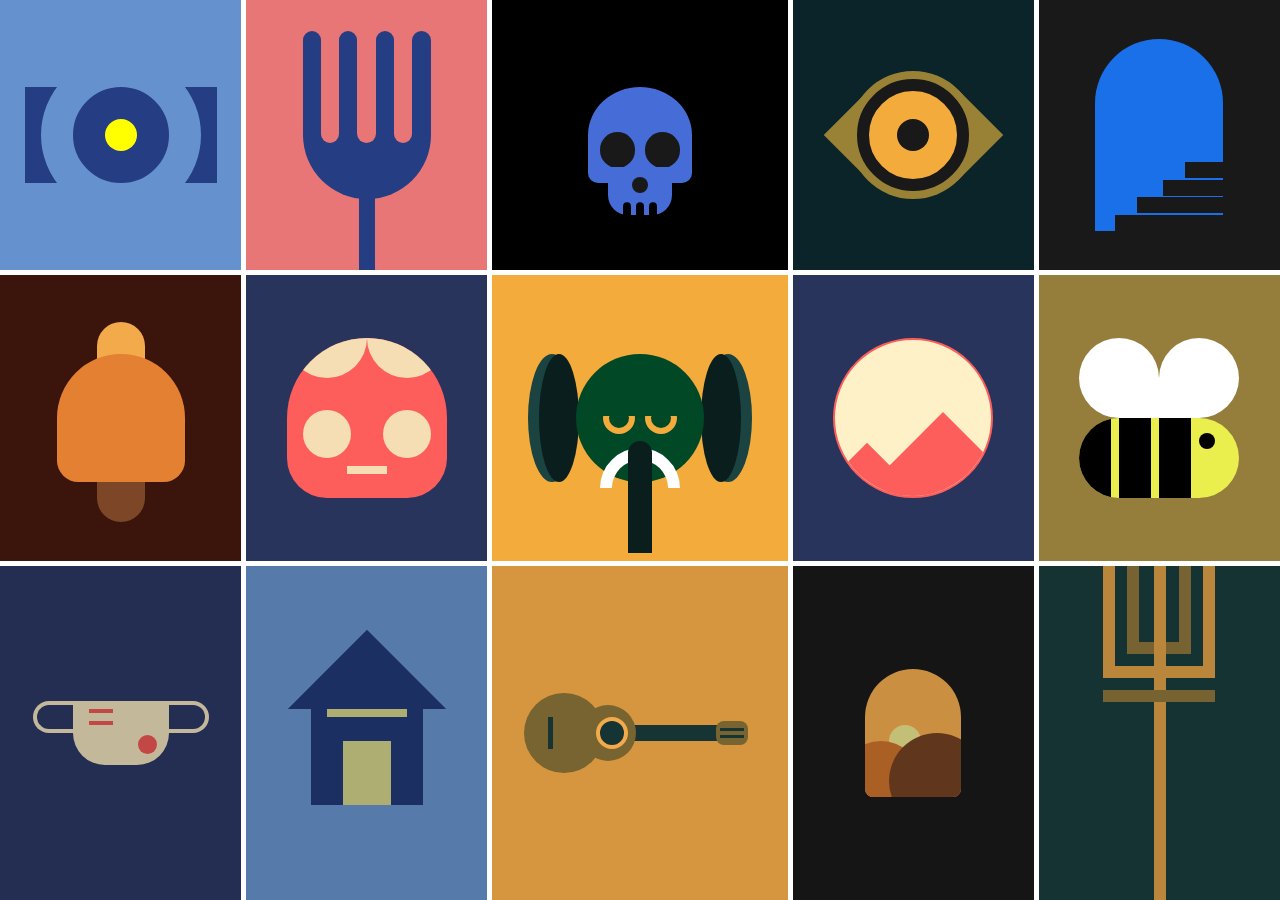
<file: 0_learning/custom_shapes/index.html>
<!DOCTYPE html>
<html lang="en">
  <head>
    <meta charset="UTF-8" />
    <meta name="viewport" content="width=device-width, initial-scale=1.0" />
    <link rel="stylesheet" href="./style.css" />
    <title>css custom shape</title>
  </head>
  <body>
    <div class="shape-1">
      <span></span>
      <span></span>
      <span></span>
    </div>
    <div class="shape-2">
      <div>
        <span></span>
        <span></span>
        <span></span>
        <span></span>
        <span></span>
        <span></span>
        <span></span>
      </div>
    </div>
    <div class="shape-3">
      <div>
        <span></span>
        <span></span>
        <span></span>
      </div>
      <div><span></span><span></span><span></span></div>
    </div>
    <div class="shape-4">
      <span></span>
      <span></span>
      <span></span>
    </div>
    <div class="shape-5">
      <div>
        <span></span>
        <span></span>
        <span></span>
        <span></span>
      </div>
    </div>
    <div class="shape-6">
      <span></span>
      <span></span>
      <span></span>
    </div>
    <div class="shape-7">
      <div>
        <span></span>
        <span></span>
        <span></span>
        <span></span>
        <span></span>
      </div>
    </div>
    <div class="shape-8">
      <div></div>
      <div>
        <span></span>
        <span></span>
      </div>
      <div></div>
    </div>
    <div class="shape-9">
      <span></span>
    </div>
    <div class="shape-10">
      <div>
        <span></span>
        <span></span>
      </div>
      <div>
        <span></span>
        <span></span>
        <span></span>
        <span></span>
      </div>
    </div>
    <div class="shape-11">
      <div></div>
      <div>
        <span></span>
        <span></span>
        <span></span>
      </div>
      <div></div>
    </div>
    <div class="shape-12">
      <span></span>
      <span></span>
    </div>
    <div class="shape-13">
      <div>
        <span></span>
      </div>
      <div>
        <span></span>
      </div>
      <div></div>
      <div>
        <span></span>
        <span></span>
      </div>
    </div>
    <div class="shape-14">
      <div>
        <span></span>
        <span></span>
        <span></span>
      </div>
    </div>
    <div class="shape-15">
      <span></span>
      <span></span>
    </div>
  </body>
</html>
</file>
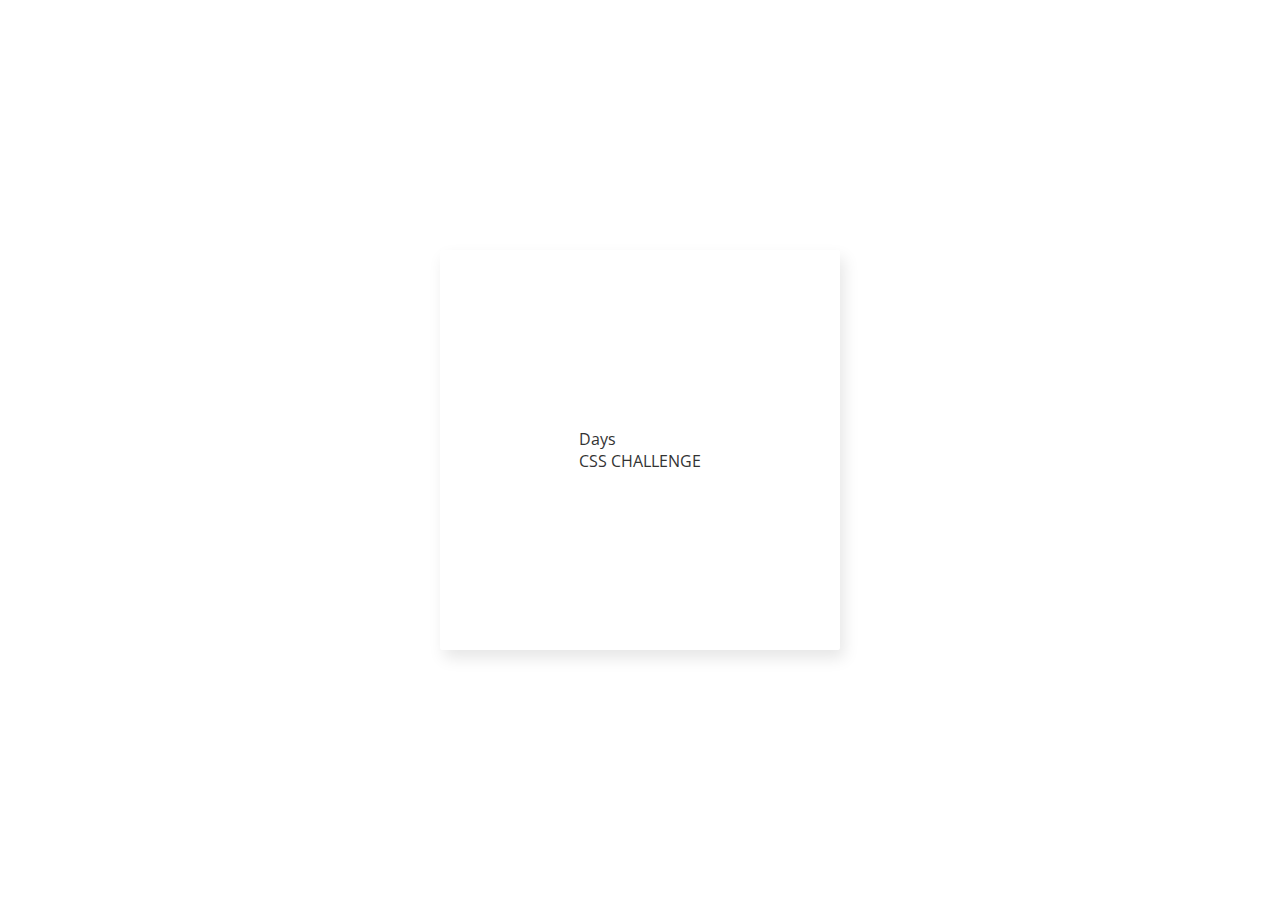
<file: 1_iteration/day_1/index.html>
<!DOCTYPE html>
<html lang="en">
  <head>
    <meta charset="UTF-8" />
    <meta name="viewport" content="width=device-width, initial-scale=1.0" />
    <title>100days_css#day1</title>
    <link href="./index.css" rel="stylesheet" type="text/css" />
  </head>
  <body>
    <div class="frame">
      <div class="center">
        <div class="number">

        </div>
        <div>Days</div>
        <div>CSS CHALLENGE</div>
      </div>
    </div>
  </body>
</html>
</file>
<file: 0_learning/custom_shapes/style.css>
* {
  margin: 0;
  padding: 0;
  box-sizing: border-box;
}

body {
  width: 100vw;
  height: 100vh;
  display: grid;
  grid-template-columns: repeat(5, 1fr);
  gap: 0.3rem;
}

@media screen and (max-width: 992px) {
  body {
    grid-template-columns: repeat(3, 1fr);
  }
}

body > div {
  position: relative;
  display: flex;
  justify-content: center;
  align-items: center;
  background-color: rgb(98, 92, 92);
}

/* Shape1 */

.shape-1 {
  background: #6592cf;
}

.shape-1 span:nth-child(1) {
  width: 12rem;
  height: 6rem;
  background: #243d83;
  position: absolute;
}

.shape-1 span:nth-child(2) {
  width: 10rem;
  height: 10rem;
  border-radius: 50%;
  background: #243d83;
  border: 2rem solid #6592cf;
  z-index: 23;
}

.shape-1 span:nth-child(3) {
  width: 2rem;
  height: 2rem;
  border-radius: 50%;
  background: yellow;
  z-index: 99;
  position: absolute;
}

/* SHAPE- 2 */
.shape-2 {
  background: #e97676;
}

.shape-2 div {
  width: 8rem;
  height: 8rem;
  background: #243d83;
  border-radius: 0 0 4rem 4rem;
  display: flex;
}

.shape-2 div span {
  width: 100%;
  height: 7rem;
  background: #e97676;
  transform: translateY(-0.5rem);
  border-radius: 1rem;
  margin-top: -2rem;
}

.shape-2 div span:nth-child(odd) {
  background: #243d83;
}

.shape-2::before {
  content: '';
  width: 1rem;
  height: 10rem;
  background: #243d83;
  position: absolute;
  bottom: 0;
  left: calc(50% - 0.5rem);
}

/* 3th shape */

.shape-3 {
  background: black;
}

.shape-3 > div:first-child {
  width: 6.5rem;
  height: 6rem;
  background: #466dd7;
  border-radius: 50% 50% 10px 10px;
  display: flex;
  justify-content: center;
  align-items: center;
  gap: 10px;
  padding-top: 30px;
  position: relative;
}

.shape-3 > div:first-child span {
  width: 2.2rem;
  height: 2.2rem;
  background: #191919;
  border-radius: 50%;
  /* display: flex; */
}

.shape-3 > div:first-child span:nth-child(2) {
  width: 1rem;
  height: 1rem;
  background: #191919;
  border-radius: 50%;
  position: absolute;
  bottom: -0.6rem;
  z-index: 12;
}

.shape-3 > div:nth-child(2) {
  display: flex;
  width: 4rem;
  height: 3rem;
  background: #466dd7;
  border-radius: 0 0 20px 20px;
  position: absolute;
  transform: translateY(3.5rem);
  justify-content: space-evenly;
  align-items: end;
  padding: 10px 10px 0;
}

.shape-3 > div:nth-child(2) span {
  background: black;
  width: 0.5rem;
  height: 1rem;
  border-radius: 5px 5px 0px;
  transform: translateY(0.2rem);
}

/* Shape 4 */
.shape-4 {
  background-color: #0b2429;
}

.shape-4 span:first-child {
  width: 8rem;
  height: 8rem;
  background: #998235;
  border-radius: 50%;
  display: flex;
  align-items: center;
  position: relative;
}

.shape-4 span:first-child::after,
.shape-4 span:first-child::before {
  content: '';
  width: 4rem;
  height: 4rem;
  background: #998235;
  position: absolute;
  transform: rotate(45deg);
}

.shape-4 span:first-child::after {
  left: -0.8rem;
}

.shape-4 span:first-child::before {
  right: -0.8rem;
}

.shape-4 span:nth-child(2) {
  width: 7rem;
  height: 7rem;
  background: #f3ac3c;
  position: absolute;
  border-radius: 50%;
  border: 0.8rem solid #191919;
}

.shape-4 span:nth-child(3) {
  width: 2rem;
  height: 2rem;
  background: #191919;
  position: absolute;
  border-radius: 50%;
}

/* Shape 5 */

.shape-5 {
  background: #191919;
  display: flex;
  align-items: center;
  justify-content: center;
}

.shape-5 div {
  height: 12rem;
  width: 8rem;
  background: #1a70e8;
  border-radius: 4rem 4rem 0 0;
  display: flex;
  flex-direction: column;
  gap: 0.12rem;
  position: relative;
  /* justify-content: flex-end;
    align-items: end; */
}

.shape-5 div span {
  background: #191919;
  height: 1rem;
  position: absolute;
  bottom: 0;
  right: 0;
}

.shape-5 div span:nth-child(1) {
  width: 2.4rem;
  margin-bottom: 3.3rem;
}
.shape-5 div span:nth-child(2) {
  width: 3.8rem;
  margin-bottom: 2.2rem;
}
.shape-5 div span:nth-child(3) {
  width: 5.4rem;
  margin-bottom: 1.1rem;
}
.shape-5 div span:nth-child(4) {
  width: 6.8rem;
}

/* Shape 6 */

.shape-6 {
  display: flex;
  flex-direction: column;
  background-color: #3b140c;
}

.shape-6 span:nth-child(2) {
  width: 8rem;
  height: 8rem;
  background: #e38031;
  border-radius: 6rem 6rem 2rem 2rem;
  z-index: 3;
}

.shape-6 span:nth-child(1) {
  width: 3rem;
  height: 2.5rem;
  background: #f2aa4a;
  border-radius: 6rem 6rem 0rem 0rem;
  transform: translateY(0.5rem);
}

.shape-6 span:nth-child(3) {
  width: 3rem;
  height: 2.5rem;
  background: #7d4727;
  border-radius: 0rem 0rem 6rem 6rem;
}

/* Shape- 7 */
.shape-7 {
  background: #29345d;
}

.shape-7 div {
  width: 10rem;
  height: 10rem;
  background: #fe5e5b;
  border-radius: 6rem 6rem 3rem 3rem;
  display: grid;
  grid-template-columns: 1fr 1fr;
  justify-items: center;
  align-items: start;
  position: relative;
  overflow: hidden;
}

.shape-7 span {
  background: wheat;
}

.shape-7 span:nth-child(1),
.shape-7 span:nth-child(2) {
  height: 5rem;
  width: 5rem;
  border-radius: 50%;
  transform: translateY(-2.5rem);
}

.shape-7 span:nth-child(3),
.shape-7 span:nth-child(4) {
  height: 3rem;
  width: 3rem;
  border-radius: 50%;
  transform: translateY(-0.5rem);
}

.shape-7 span:nth-child(5) {
  height: 0.5rem;
  width: 2.5rem;
  grid-column: 1/3;
  justify-self: center;
  margin-bottom: 4rem;
}

/* Shape 8 */

.shape-8 {
  background: #f3ac3c;
}

.shape-8 div:nth-child(2) {
  width: 8rem;
  height: 8rem;
  border-radius: 50%;
  background: #014827;
  position: relative;
  display: flex;
  justify-content: center;
  align-items: center;
  gap: 0.6rem;
  z-index: 10;
}

.shape-8 div:nth-child(2) span {
  width: 2rem;
  height: 2rem;
  border-radius: 50%;
  background-color: #014827;
  border: 0.4rem solid #f3ac3c;
}

.shape-8 div:nth-child(2)::before {
  content: '';
  width: 6rem;
  height: 2rem;
  background: #014827;
  position: absolute;
  top: 1.85rem;
}

.shape-8 div:nth-child(2)::after {
  content: '';
  width: 3.5rem;
  height: 3.5rem;
  border-radius: 50%;
  border: 0.8rem solid transparent;
  border-top-color: white;
  border-left-color: white;
  transform: rotateZ(45deg);
  position: absolute;
  bottom: -2.85rem;
}

.shape-8 div:nth-child(1),
.shape-8 div:nth-child(3) {
  position: relative;
  width: 3rem;
  height: 8rem;
  background: #1a4341;
  border-radius: 50%;
}

.shape-8 div:nth-child(1)::before,
.shape-8 div:nth-child(3)::before {
  content: '';
  position: absolute;
  width: 2.5rem;
  height: 8rem;
  background: #0a1e1d;
  border-radius: 50%;
  z-index: 3;
}

.shape-8 div:nth-child(1)::before {
  right: -0.2rem;
}

.shape-8 div:nth-child(3)::before {
  left: -0.2rem;
}

.shape-8::before {
  content: '';
  width: 1.5rem;
  height: 7rem;
  background: #0a1e1d;
  position: absolute;
  border-radius: 3rem 3rem 0 0;
  z-index: 20;
  bottom: 0.5rem;
}

/* Shape#9 */

.shape-9 {
  background: #29345d;
}

.shape-9 span {
  width: 10rem;
  height: 10rem;
  background: #fef1c8;
  border-radius: 50%;
  position: relative;
  overflow: hidden;
  border: 2px solid #fe5e5b;
}

.shape-9 span::before {
  content: '';
  width: 4rem;
  height: 4rem;
  background: #fe5e5b;
  position: absolute;
  transform: rotate(45deg);
  bottom: -1.5rem;
}

.shape-9 span::after {
  content: '';
  width: 6rem;
  height: 6rem;
  background: #fe5e5b;
  position: absolute;
  transform: rotate(45deg);
  bottom: -2rem;
  right: 0;
}

/* shape 10 */

.shape-10 {
  background: #957d3c;
  display: flex;
  flex-direction: column;
}

.shape-10 div {
  display: flex;
  justify-content: center;
}

.shape-10 div:nth-child(1) span {
  width: 5rem;
  height: 5rem;
  background: white;
}

.shape-10 div:nth-child(1) span:nth-child(2) {
  border-radius: 50% 50% 50% 0;
}
.shape-10 div:nth-child(1) span:nth-child(1) {
  border-radius: 50% 50% 0 50%;
}

.shape-10 div:nth-child(2) {
  width: 10rem;
  height: 5rem;
  background: #ebef4e;
  border-radius: 5rem;
  gap: 0.5rem;
  justify-content: start;
  overflow: hidden;
}

.shape-10 div:nth-child(2) span {
  background: black;
}

.shape-10 div:nth-child(2) span:nth-child(1),
.shape-10 div:nth-child(2) span:nth-child(2),
.shape-10 div:nth-child(2) span:nth-child(3) {
  width: 2rem;
}

.shape-10 div:nth-child(2) span:nth-child(4) {
  width: 1rem;
  height: 1rem;
  border-radius: 50%;
  margin-top: 15px;
}

/* shape 11 */

.shape-11 {
  background: #242e52;
}

.shape-11 div:nth-child(2) {
  width: 6rem;
  height: 4rem;
  background: #c3b99a;
  border-radius: 0 0 2rem 2rem;
  display: flex;
  flex-direction: column;
  position: relative;
}

.shape-11 div:nth-child(2) span {
  background: #c34745;
}

.shape-11 div:nth-child(2) span:nth-child(1),
.shape-11 div:nth-child(2) span:nth-child(2) {
  width: 1.5rem;
  height: 0.25rem;
  margin-top: 0.5rem;
  margin-left: 1rem;
}

.shape-11 div:nth-child(2) span:nth-child(3) {
  width: 1.2rem;
  height: 1.2rem;
  /* margin-top: 1rem; */
  position: absolute;
  right: 0;
  bottom: 0;
  border-radius: 50%;
  margin: 0 0.7rem 0.7rem 0;
}

.shape-11 div:nth-child(1),
.shape-11 div:nth-child(3) {
  width: 2.5rem;
  height: 2rem;
  border: 0.3rem solid #c3b99a;
  transform: translateY(-1rem);
  z-index: 0;
}

.shape-11 div:nth-child(3) {
  border-radius: 0 1rem 1rem 0;
  border-left: transparent;
}

.shape-11 div:nth-child(1) {
  border-radius: 1rem 0 0 1rem;
  border-right: transparent;
}

/* shape 12 */

.shape-12 {
  background: #567bab;
  display: flex;
  flex-direction: column;
}

.shape-12 span {
  /* background: #1C2F62; */
}

.shape-12 span:nth-child(1) {
  border-top: 7rem solid #1c2f62;
  border-right: 7rem solid transparent;
  transform: rotateZ(45deg);
  margin-top: 3rem;
}

.shape-12 span:nth-child(2) {
  width: 7rem;
  height: 6rem;
  background: #1c2f62;
  position: relative;
  transform: translateY(-3.5rem);
}

.shape-12 span:nth-child(2)::after {
  content: '';
  width: 3rem;
  height: 4rem;
  background: #aeae73;
  position: absolute;
  bottom: 0rem;
  right: 2rem;
}

.shape-12 span:nth-child(2)::before {
  content: '';
  width: 5rem;
  height: 0.5rem;
  background: #aeae73;
  position: absolute;
  top: 0rem;
  left: 1rem;
}

/* Shape 13 */

.shape-13 {
  background: #d69640;
  display: flex;
}

.shape-13 div:nth-child(1),
.shape-13 div:nth-child(2),
.shape-13 div:nth-child(4) {
  background: #776430;
}

.shape-13 div:nth-child(1),
.shape-13 div:nth-child(2) {
  border-radius: 50%;
}

/* base shapes */
.shape-13 div:nth-child(1) {
  width: 5rem;
  height: 5rem;
  margin-left: 2rem;
  position: relative;
}

.shape-13 div:nth-child(2) {
  width: 3.5rem;
  height: 3.5rem;
  transform: translateX(-1.5rem);
  z-index: 2;
}

.shape-13 div:nth-child(3) {
  width: 6rem;
  height: 1rem;
  background: #153433;
  transform: translateX(-2rem);
}

.shape-13 div:nth-child(4) {
  width: 2rem;
  height: 1.5rem;
  transform: translateX(-2.5rem);
  border-radius: 0.5rem;
  display: flex;
  flex-direction: column;
  justify-content: center;
  align-items: center;
  gap: 0.25rem;
}

/* components */
.shape-13 div:nth-child(1) span {
  width: 0.3rem;
  height: 2rem;
  margin-left: 2rem;
  background: #153433;
  position: absolute;
  top: calc(50% - 1rem);
  left: -0.5rem;
}

.shape-13 div:nth-child(2) span {
  width: 2rem;
  height: 2rem;
  background: #153433;
  position: absolute;
  top: calc(50% - 1rem);
  left: 1rem;
  border-radius: 50%;
  border: 0.3rem solid #f2aa4a;
}

.shape-13 div:nth-child(4) span {
  width: 1.5rem;
  height: 0.2rem;
  background: #153433;
}

/* Shape 14 */

.shape-14 {
  background: #151516;
}

.shape-14 div {
  width: 6rem;
  height: 8rem;
  background: #CB8F42;
  border-radius: 3rem 3rem .5rem .5rem;
  /* display: flex; */
  position: relative;
  overflow: hidden;
}

.shape-14 div span:nth-child(1) {
  width: 5rem;
  height: 5rem;
  background: #AA6025;
  border-radius: 3rem;
  position: absolute;
  bottom: -1.5rem;
  left: -1.5rem;
}

.shape-14 div span:nth-child(1) {
  width: 5rem;
  height: 5rem;
  background: #AA6025;
  border-radius: 3rem;
  position: absolute;
  bottom: -1.5rem;
  left: -1.5rem;
  z-index: 1;
}


.shape-14 div span:nth-child(2) {
  width: 2rem;
  height: 2rem;
  background: #C4BF76;
  border-radius: 3rem;
  position: absolute;
  top: 3.5rem;
  left: 1.5rem;
}
.shape-14 div span:nth-child(3) {
  width: 6rem;
  height: 6rem;
  background: #60361C;
  border-radius: 3rem;
  position: absolute;
  bottom: -2rem;
  right: -1.5rem;
  z-index: 2;
}

/* shape- 15 */

.shape-15 {
  background: #153333;
  overflow: hidden;
  position: relative;
}

.shape-15 span:nth-child(1) {
  width: 7rem;
  height: 8rem;
  /* background: #191919; */
  position: absolute;
  top: -1rem;
  border: .75rem solid #B9863C ;
}

.shape-15 span:nth-child(2) {
  width: 4rem;
  height: 6.5rem;
  position: absolute;
  top: -1rem;
  border: .75rem solid #776331 ;
}

.shape-15 span:nth-child(1)::before {
  content: "";
  width: 0.75rem;
  height: 50rem;
  background: #B9863C;
  position: absolute;
  right: calc(50% - 0.4rem);
  z-index: 1;
}

.shape-15 span:nth-child(2)::before {
  content: "";
  width: 7rem;
  height: 0.75rem;
  position: absolute;
  background: #776331;
  right: calc(50% - 3.5rem);
  top: 8rem;
  z-index: 2;
}
</file>
<file: 1_iteration/day_1/index.css>
@import url(https://fonts.googleapis.com/css?family=Open+Sans:700,300);

.frame {
  position: absolute;
  top: 50%;
  left: 50%;
  width: 400px;
  height: 400px;
  margin-top: -200px;
  margin-left: -200px;
  border-radius: 2px;
  box-shadow: 4px 8px 16px 0 rgba(0, 0, 0, 0.1);
  overflow: hidden;
  background: #fff;
  color: #333;
  font-family: 'Open Sans', Helvetica, sans-serif;
  -webkit-font-smoothing: antialiased;
  -moz-osx-font-smoothing: grayscale;
}

.center {
  position: absolute;
  top: 50%;
  left: 50%;
  transform: translate(-50%, -50%);
}
</file>
